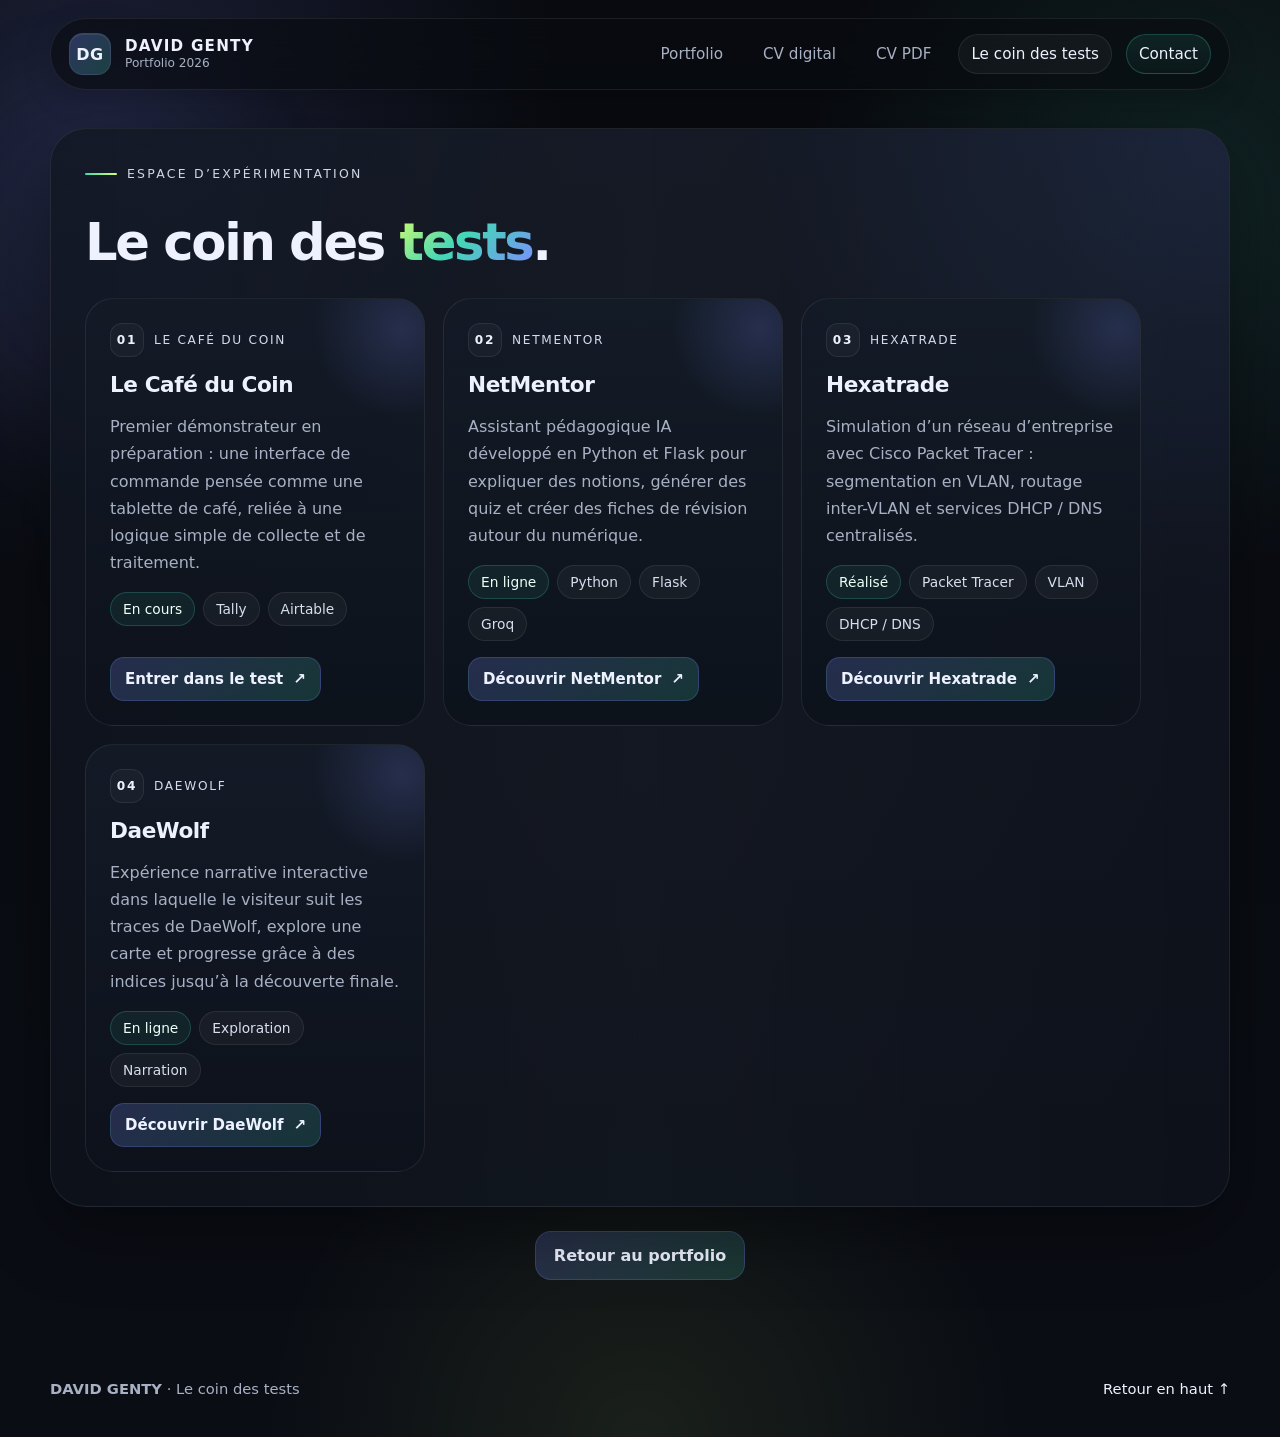
<file: le-coin-des-tests.html>
<!DOCTYPE html>
<html lang="fr">
<head>
  <meta charset="UTF-8" />
  <meta name="viewport" content="width=device-width, initial-scale=1.0" />
  <meta name="description" content="Le coin des tests — démonstrateurs et expérimentations de David Genty." />
  <meta name="theme-color" content="#090b10" />
  <title>Le coin des tests — David Genty</title>
  <style>
    :root{
      --bg:#090b10;
      --bg-2:#0f131b;
      --panel:#121824;
      --panel-2:#171f2e;
      --line:rgba(255,255,255,.08);
      --line-2:rgba(124,140,255,.24);
      --text:#eef2ff;
      --muted:#a8b1c4;
      --green:#44d7b6;
      --lime:#d6ff6b;
      --violet:#7c8cff;
      --shadow:0 24px 70px rgba(0,0,0,.35);
      --radius:28px;
      --radius-sm:18px;
      --max:1180px;
    }

    *{box-sizing:border-box}
    html{scroll-behavior:smooth}
    body{
      margin:0;
      font-family: Inter, ui-sans-serif, system-ui, -apple-system, Segoe UI, Roboto, Helvetica, Arial, sans-serif;
      color:var(--text);
      background:
        radial-gradient(circle at 8% 8%, rgba(124,140,255,.16), transparent 26%),
        radial-gradient(circle at 92% 14%, rgba(68,215,182,.12), transparent 22%),
        radial-gradient(circle at 50% 100%, rgba(214,255,107,.08), transparent 24%),
        linear-gradient(180deg, #090b10 0%, #0a0d14 100%);
      min-height:100vh;
      overflow-x:hidden;
    }

    .ambient,
    .ambient:before,
    .ambient:after{
      pointer-events:none;
      position:fixed;
      inset:auto;
      border-radius:999px;
      filter:blur(50px);
      opacity:.28;
      z-index:-2;
    }
    .ambient{
      width:360px;height:360px;
      top:8%;left:-80px;
      background:rgba(124,140,255,.22);
    }
    .ambient:before{
      content:"";
      width:280px;height:280px;
      top:360px;right:-60px;
      background:rgba(68,215,182,.18);
      position:fixed;
    }
    .ambient:after{
      content:"";
      width:320px;height:320px;
      bottom:-90px;left:28%;
      background:rgba(214,255,107,.10);
      position:fixed;
    }

    .noise{
      position:fixed; inset:0; z-index:-1; pointer-events:none; opacity:.08;
      background-image:
        linear-gradient(rgba(255,255,255,.05) 1px, transparent 1px),
        linear-gradient(90deg, rgba(255,255,255,.05) 1px, transparent 1px);
      background-size: 34px 34px;
      mask-image: radial-gradient(circle at center, black 55%, transparent 100%);
    }

    .site-header{
      width:min(calc(100% - 32px), var(--max));
      margin:18px auto 0;
      padding:14px 18px;
      border:1px solid var(--line);
      background:rgba(8,11,17,.64);
      backdrop-filter: blur(16px);
      border-radius:999px;
      display:flex;
      align-items:center;
      justify-content:space-between;
      gap:24px;
      position:sticky;
      top:14px;
      z-index:50;
      box-shadow:0 10px 30px rgba(0,0,0,.18);
    }

    .brand{
      display:flex; align-items:center; gap:14px; text-decoration:none; color:var(--text);
      min-width:0;
    }
    .brand-mark{
      width:42px;height:42px;border-radius:14px;
      display:grid;place-items:center;
      background:linear-gradient(135deg, rgba(124,140,255,.30), rgba(68,215,182,.24));
      border:1px solid rgba(255,255,255,.08);
      font-weight:800; letter-spacing:.04em;
      box-shadow: inset 0 1px 0 rgba(255,255,255,.08);
    }
    .brand-copy{display:flex;flex-direction:column;gap:2px;line-height:1.05}
    .brand-copy strong{font-size:.95rem; letter-spacing:.08em}
    .brand-copy small{font-size:.76rem;color:var(--muted)}

    .main-nav{
      display:flex; align-items:center; gap:14px; flex-wrap:wrap; justify-content:flex-end;
    }
    .main-nav a{
      text-decoration:none; color:var(--muted); font-size:.95rem;
      padding:10px 12px; border-radius:999px; transition:.2s ease;
      border:1px solid transparent;
    }
    .main-nav a:hover,
    .main-nav a.active{
      color:var(--text);
      background:rgba(255,255,255,.04);
      border-color:var(--line);
    }
    .main-nav .nav-cta{
      color:var(--text);
      border-color:rgba(68,215,182,.25);
      background:linear-gradient(180deg, rgba(68,215,182,.10), rgba(68,215,182,.04));
    }

    .nav-toggle{
      display:none;
      width:44px;height:44px;border-radius:14px;
      border:1px solid var(--line);
      background:rgba(255,255,255,.03);
      align-items:center;justify-content:center;flex-direction:column;gap:5px;
    }
    .nav-toggle span{
      width:18px;height:2px;background:var(--text);display:block;border-radius:999px;
    }

    .page-shell{
      width:min(calc(100% - 32px), var(--max));
      margin:38px auto 100px;
    }

    .section-shell{
      position:relative;
      border:1px solid var(--line);
      background:linear-gradient(180deg, rgba(18,24,36,.86), rgba(13,18,27,.88));
      box-shadow:var(--shadow);
      border-radius:36px;
      overflow:hidden;
      margin-top:30px;
    }
    .section-shell:before{
      content:"";
      position:absolute; inset:0;
      background:
        linear-gradient(90deg, transparent, rgba(255,255,255,.02), transparent),
        radial-gradient(circle at top right, rgba(124,140,255,.10), transparent 30%);
      pointer-events:none;
    }
    .section-inner{
      position:relative;
      z-index:1;
      padding:34px;
    }

    .eyebrow{
      margin:0 0 12px; color:#cfd6e4; font-size:.78rem; text-transform:uppercase; letter-spacing:.18em;
      display:flex; align-items:center; gap:10px;
    }
    .eyebrow span{
      width:32px;height:2px;border-radius:999px;background:linear-gradient(90deg, var(--green), var(--lime));
      display:inline-block;
    }
    h1,h2,h3{margin:0}
    h1{
      font-size:clamp(2.4rem,4vw,3.25rem);
      line-height:1.02;
      letter-spacing:-.045em;
      white-space:nowrap;
    }
    h1 em{
      font-style:normal;
      background:linear-gradient(135deg, #d6ff6b 0%, #44d7b6 45%, #7c8cff 100%);
      -webkit-background-clip:text;background-clip:text;color:transparent;
    }
    h2{
      font-size: clamp(1.8rem, 3vw, 3rem);
      line-height:1.05;
      letter-spacing:-.03em;
    }
    h3{
      font-size: clamp(1.12rem, 1.8vw, 1.35rem);
      line-height:1.1;
      letter-spacing:-.02em;
    }
    p{margin:0;color:var(--muted);line-height:1.7}

    .hero{
      display:grid; grid-template-columns: 1.05fr .95fr; gap:28px;
      align-items:stretch;
      padding:34px;
    }

    .hero-copy{
      display:flex; flex-direction:column; gap:20px; justify-content:center;
    }
    .hero-copy .lead{
      max-width:58ch;
      font-size:1.04rem;
    }
    .hero-actions{
      display:flex; gap:14px; flex-wrap:wrap; margin-top:6px;
    }
    .button{
      display:inline-flex; align-items:center; gap:10px;
      text-decoration:none; color:var(--text);
      padding:14px 18px; border-radius:16px;
      border:1px solid var(--line);
      transition:.22s ease;
      font-weight:600;
    }
    .button:hover{transform:translateY(-1px); border-color:rgba(255,255,255,.16)}
    .button-primary{
      background:linear-gradient(135deg, rgba(124,140,255,.22), rgba(68,215,182,.18));
      border-color:rgba(124,140,255,.22);
    }
    .button-ghost{background:rgba(255,255,255,.03)}

    .status-row{
      display:flex; flex-wrap:wrap; gap:10px 14px; margin-top:4px;
    }
    .chip{
      padding:10px 14px; border-radius:999px;
      border:1px solid var(--line);
      background:rgba(255,255,255,.03);
      color:#d3daeb;
      font-size:.92rem;
      display:inline-flex; align-items:center; gap:8px;
    }
    .chip i{
      width:8px;height:8px;border-radius:999px;background:var(--green);display:inline-block;
      box-shadow:0 0 0 6px rgba(68,215,182,.12);
    }

    .lab-hero{
      position:relative;
      min-height:560px;
      border:1px solid var(--line);
      border-radius:30px;
      background:
        radial-gradient(circle at top left, rgba(124,140,255,.14), transparent 28%),
        radial-gradient(circle at bottom right, rgba(68,215,182,.12), transparent 24%),
        linear-gradient(180deg, rgba(15,19,27,.92), rgba(11,15,22,.95));
      overflow:hidden;
    }
    .lab-hero .topline{
      display:flex; justify-content:space-between; align-items:center;
      padding:18px 22px; border-bottom:1px solid var(--line);
      color:var(--muted); font-size:.84rem; letter-spacing:.08em; text-transform:uppercase;
    }
    .lab-hero .topline .live{
      display:inline-flex; align-items:center; gap:8px;
      padding:8px 12px; border-radius:999px;
      background:rgba(255,255,255,.04); border:1px solid var(--line);
    }
    .lab-hero .topline .live i{
      width:8px;height:8px;background:var(--lime);border-radius:999px;display:inline-block;
      box-shadow:0 0 0 6px rgba(214,255,107,.12);
    }

    .bench-grid{
      position:relative;
      min-height:500px;
      padding:24px;
    }
    .bench-grid:before{
      content:"";
      position:absolute; inset:24px;
      border:1px dashed rgba(255,255,255,.06);
      border-radius:24px;
      pointer-events:none;
    }

    .lab-card{
      position:absolute;
      width:190px;
      min-height:134px;
      padding:18px;
      border-radius:22px;
      background:linear-gradient(180deg, rgba(20,27,39,.96), rgba(16,21,31,.92));
      border:1px solid rgba(255,255,255,.08);
      box-shadow:0 18px 40px rgba(0,0,0,.26);
      display:flex; flex-direction:column; gap:10px;
    }
    .lab-card .mini{
      font-size:.76rem; text-transform:uppercase; letter-spacing:.16em; color:#d2d9ea;
      display:flex; align-items:center; gap:8px;
    }
    .lab-card .mini:before{
      content:""; width:8px; height:8px; border-radius:999px; background:var(--green); display:inline-block;
      box-shadow:0 0 0 6px rgba(68,215,182,.10);
    }
    .lab-card strong{font-size:1.05rem; line-height:1.15}
    .lab-card p{font-size:.94rem; line-height:1.55}
    .lab-card small{
      color:#d1d8e7;
      display:inline-flex; align-items:center; gap:7px;
      opacity:.9;
    }

    .card-main{top:38px; left:32px; width:215px; transform:rotate(-3deg)}
    .card-notes{top:76px; right:42px; width:220px; transform:rotate(4deg)}
    .card-stack{top:204px; left:150px; width:220px; transform:rotate(2deg)}
    .card-wire{top:232px; right:142px; width:210px; transform:rotate(-2deg)}
    .card-postit{
      left:42px; bottom:42px; width:178px; min-height:118px;
      background:linear-gradient(180deg, rgba(214,255,107,.16), rgba(214,255,107,.09));
      transform:rotate(-2.5deg);
    }
    .card-postit .mini:before{background:var(--lime); box-shadow:0 0 0 6px rgba(214,255,107,.10)}
    .card-postit p{color:#ebf3c9}
    .card-test{right:32px; bottom:34px; width:245px; transform:rotate(3deg)}

    .bench-line{
      position:absolute; inset:0; pointer-events:none; overflow:visible;
    }
    .bench-line path{
      fill:none;
      stroke:rgba(68,215,182,.48);
      stroke-width:2;
      stroke-dasharray:8 10;
      stroke-linecap:round;
      animation:dash 1.15s linear infinite;
    }
    .bench-line .alt{stroke:rgba(124,140,255,.45)}
    .bench-dot{
      fill:var(--lime);
      filter: drop-shadow(0 0 10px rgba(214,255,107,.55));
    }

    @keyframes dash { to { stroke-dashoffset:-36; } }

    .section-heading{display:flex; flex-direction:column; gap:12px; margin-bottom:24px}
    .section-heading.compact{margin-bottom:18px}

    .about-grid{
      display:grid; grid-template-columns: 1.05fr .95fr; gap:24px;
    }
    .note-stack{
      display:grid; gap:16px;
    }
    .note{
      border:1px solid var(--line);
      border-radius:24px;
      background:linear-gradient(180deg, rgba(18,24,36,.96), rgba(15,20,31,.92));
      padding:22px;
      position:relative;
      overflow:hidden;
    }
    .note:before{
      content:"";
      position:absolute; width:120px; height:120px; right:-28px; top:-28px;
      background:radial-gradient(circle, rgba(124,140,255,.18), transparent 70%);
      border-radius:999px;
    }
    .note.highlight:before{background:radial-gradient(circle, rgba(68,215,182,.18), transparent 70%)}
    .note ul{margin:14px 0 0; padding-left:18px; color:var(--muted)}
    .note li{margin:8px 0; line-height:1.55}

    .mess-board{
      border:1px solid var(--line);
      border-radius:30px;
      background:linear-gradient(180deg, rgba(12,17,25,.94), rgba(10,14,22,.95));
      padding:22px;
      position:relative;
      overflow:hidden;
      min-height:100%;
    }
    .mess-board:before{
      content:"";
      position:absolute; inset:18px;
      border-radius:22px;
      border:1px dashed rgba(255,255,255,.06);
      pointer-events:none;
    }
    .mess-board .tag{
      display:inline-flex; padding:8px 12px; border-radius:999px;
      border:1px solid var(--line); background:rgba(255,255,255,.04);
      color:#d4dced; font-size:.8rem; text-transform:uppercase; letter-spacing:.12em;
      margin:0 8px 10px 0;
    }
    .mess-board .scribble{
      position:absolute; border:1px solid rgba(255,255,255,.08);
      background:rgba(255,255,255,.03); color:#eef2ff; border-radius:18px;
      padding:16px 18px; max-width:220px; box-shadow:0 16px 34px rgba(0,0,0,.22);
    }
    .s1{top:92px; right:28px; transform:rotate(5deg)}
    .s2{bottom:32px; left:34px; transform:rotate(-4deg)}
    .s3{bottom:62px; right:52px; transform:rotate(3deg)}
    .scribble strong{display:block; margin-bottom:8px; font-size:.96rem}
    .scribble p{font-size:.92rem; line-height:1.5}

    .stations{
      display:grid; grid-template-columns: repeat(3, minmax(0,1fr)); gap:18px;
    }
    .station{
      border:1px solid var(--line);
      border-radius:28px;
      background:linear-gradient(180deg, rgba(20,27,39,.96), rgba(13,18,27,.95));
      padding:24px;
      display:flex; flex-direction:column; gap:16px;
      position:relative;
      overflow:hidden;
      min-height:100%;
    }
    .station:before{
      content:"";
      position:absolute; inset:auto -20% 72% auto;
      width:180px; height:180px; border-radius:999px;
      background:radial-gradient(circle, rgba(124,140,255,.18), transparent 70%);
      pointer-events:none;
    }
    .station .kicker{
      display:flex; align-items:center; gap:10px; flex-wrap:wrap;
      font-size:.76rem; color:#d3dced; text-transform:uppercase; letter-spacing:.14em;
    }
    .station .kicker .index{
      width:34px;height:34px;border-radius:12px; display:grid; place-items:center;
      border:1px solid rgba(255,255,255,.08);
      background:rgba(255,255,255,.03);
      font-weight:700; color:var(--text);
    }
    .station .meta{
      display:flex; gap:8px; flex-wrap:wrap;
    }
    .pill{
      padding:8px 12px; border-radius:999px;
      border:1px solid var(--line);
      background:rgba(255,255,255,.04);
      color:#d7deed; font-size:.86rem;
    }
    .pill.active{background:rgba(68,215,182,.08); border-color:rgba(68,215,182,.22); color:#effff8}
    .pill.pending{background:rgba(124,140,255,.08); border-color:rgba(124,140,255,.22)}
    .station .actions{
      display:flex; gap:10px; flex-wrap:wrap; margin-top:auto;
    }
    .button.small{
      padding:12px 14px; border-radius:14px; font-size:.94rem;
    }

    .lab-notebook{
      display:grid; grid-template-columns: .92fr 1.08fr; gap:20px;
    }
    .blueprint{
      border:1px solid var(--line);
      border-radius:28px;
      background:
        linear-gradient(rgba(255,255,255,.045) 1px, transparent 1px),
        linear-gradient(90deg, rgba(255,255,255,.045) 1px, transparent 1px),
        linear-gradient(180deg, rgba(18,24,36,.95), rgba(11,16,25,.96));
      background-size: 28px 28px, 28px 28px, auto;
      padding:26px;
      position:relative;
      overflow:hidden;
    }
    .blueprint .flow{
      display:grid; gap:16px; margin-top:18px;
    }
    .flow-row{
      display:grid; grid-template-columns: 1fr 36px 1fr; gap:12px; align-items:center;
    }
    .flow-box{
      border:1px solid rgba(255,255,255,.08);
      border-radius:18px; background:rgba(255,255,255,.04);
      padding:16px;
    }
    .flow-arrow{
      width:36px;height:36px;border-radius:999px; display:grid; place-items:center;
      color:#e9f8f5;
      background:linear-gradient(135deg, rgba(68,215,182,.24), rgba(124,140,255,.20));
      border:1px solid rgba(255,255,255,.08);
    }

    .checklist{
      border:1px solid var(--line);
      border-radius:28px;
      background:linear-gradient(180deg, rgba(18,24,36,.95), rgba(14,18,28,.95));
      padding:24px;
    }
    .check-grid{
      display:grid; gap:12px; margin-top:18px;
    }
    .check{
      display:flex; gap:14px; align-items:flex-start;
      border:1px solid rgba(255,255,255,.06);
      background:rgba(255,255,255,.03);
      padding:14px 16px; border-radius:18px;
    }
    .check i{
      width:22px;height:22px;border-radius:999px;border:1px solid rgba(68,215,182,.30);
      background:rgba(68,215,182,.08); flex:0 0 22px; margin-top:2px; position:relative;
    }
    .check i:after{
      content:""; position:absolute; inset:5px; border-radius:999px; background:var(--green);
      box-shadow:0 0 0 6px rgba(68,215,182,.10);
    }
    .check strong{display:block; margin-bottom:4px; font-size:.98rem}
    .check p{font-size:.93rem}

    .contact-panel{
      display:grid; grid-template-columns: 1fr auto; gap:20px; align-items:center;
    }
    .contact-links{
      display:flex; gap:12px; flex-wrap:wrap; justify-content:flex-end;
    }

    footer{
      width:min(calc(100% - 32px), var(--max));
      margin:0 auto 40px;
      color:var(--muted);
      display:flex; justify-content:space-between; gap:20px; align-items:center;
      font-size:.92rem;
    }
    footer a{color:var(--text); text-decoration:none}

    @media (max-width: 1080px){
      .hero,
      .about-grid,
      .lab-notebook{
        grid-template-columns:1fr;
      }
      .stations{
        grid-template-columns:repeat(2, minmax(0,1fr));
      }
    }

    @media (max-width: 820px){
      .site-header{
        border-radius:26px;
        padding:14px;
        align-items:flex-start;
      }
      .nav-toggle{display:flex}
      .main-nav{
        display:none;
        width:100%;
        padding-top:12px;
        flex-direction:column; align-items:stretch;
      }
      .main-nav.open{display:flex}
      .main-nav a{width:100%; text-align:center}

      .hero{padding:22px}
      .section-inner{padding:24px}
      .lab-hero{min-height:760px}
      .card-main{top:28px; left:20px}
      .card-notes{top:54px; right:18px}
      .card-stack{top:226px; left:36px}
      .card-wire{top:288px; right:28px}
      .card-postit{left:24px; bottom:162px}
      .card-test{right:22px; bottom:36px}
      .stations{grid-template-columns:1fr}
      .contact-panel{grid-template-columns:1fr}
      .contact-links{justify-content:flex-start}
      footer{flex-direction:column; align-items:flex-start}
    }

    @media (max-width: 620px){
      .page-shell{width:min(calc(100% - 20px), var(--max)); margin-top:22px}
      .site-header{width:min(calc(100% - 20px), var(--max)); top:10px}
      .brand-copy strong{font-size:.86rem}
      h1{font-size:clamp(2.55rem,14vw,3.45rem);white-space:normal}
      .hero{padding:18px}
      .hero-copy{gap:16px}
      .section-inner{padding:20px}
      .lab-hero{min-height:1000px}
      .bench-grid{padding:18px}
      .lab-card{
        position:relative !important;
        left:auto !important; right:auto !important; top:auto !important; bottom:auto !important;
        width:100% !important;
        transform:none !important;
        margin-bottom:14px;
      }
      .bench-line{display:none}
      .mess-board{padding-bottom:270px}
      .scribble{max-width:calc(100% - 36px)}
      .s1{top:110px; right:18px}
      .s2{bottom:112px; left:18px}
      .s3{bottom:24px; right:18px}
      .flow-row{grid-template-columns:1fr; gap:10px}
      .flow-arrow{justify-self:center; transform:rotate(90deg)}
      .hero-actions, .contact-links{width:100%}
      .button{width:100%; justify-content:center}
      .status-row{gap:10px}
      .chip{width:100%; justify-content:center}
    }

    
    /* Ajustements ciblés pour la version simplifiée du Coin des tests */
    .hero-copy .lead { max-width: 65ch; }

    .card-main{top:34px; left:28px; width:215px; transform:rotate(-3deg)}
    .card-notes{top:54px; right:30px; width:215px; transform:rotate(3deg)}
    .card-stack{top:222px; left:86px; width:220px; transform:rotate(1.5deg)}
    .card-wire{top:234px; right:92px; width:220px; transform:rotate(-1.8deg)}
    .card-postit{left:36px; bottom:34px; width:184px; min-height:118px; transform:rotate(-2deg)}
    .card-test{right:26px; bottom:26px; width:236px; transform:rotate(2.5deg)}

    @media (max-width: 1080px){
      .stations{grid-template-columns:repeat(3, minmax(0,1fr)) !important;}
    }

    @media (max-width: 900px){
      .stations{grid-template-columns:1fr !important;}
      .lab-hero{min-height:840px}
      .card-main{top:26px; left:18px}
      .card-notes{top:52px; right:18px}
      .card-stack{top:240px; left:28px}
      .card-wire{top:294px; right:20px}
      .card-postit{left:20px; bottom:152px}
      .card-test{right:18px; bottom:24px}
    }

    @media (prefers-reduced-motion: reduce){
      *{scroll-behavior:auto}
      .bench-line path{animation:none}
      .bench-dot{display:none}
    }
  
    /* Répartition finale de l'atelier : cartes plus petites, dispersées et sans chevauchement. */
    .lab-hero {
      min-height: 610px;
    }

    .bench-grid {
      min-height: 550px;
    }

    .lab-card {
      width: 172px;
      min-height: 118px;
      padding: 15px 16px;
      gap: 8px;
    }

    .lab-card strong {
      font-size: .98rem;
    }

    .lab-card p {
      font-size: .86rem;
      line-height: 1.45;
    }

    .lab-card small {
      font-size: .76rem;
      line-height: 1.35;
    }

    .card-main {
      top: 34px;
      left: 34px;
      width: 180px;
      transform: rotate(-3deg);
    }

    .card-notes {
      top: 38px;
      right: 38px;
      width: 184px;
      transform: rotate(3deg);
    }

    .card-stack {
      top: 205px;
      left: 245px;
      width: 186px;
      transform: rotate(2deg);
    }

    .card-wire {
      top: 215px;
      right: 38px;
      width: 185px;
      transform: rotate(-2deg);
    }

    .card-postit {
      left: 52px;
      bottom: 38px;
      width: 174px;
      min-height: 108px;
      transform: rotate(-2.5deg);
    }

    .card-test {
      right: 230px;
      bottom: 34px;
      width: 190px;
      transform: rotate(2.5deg);
    }

    @media (max-width: 1000px) and (min-width: 621px) {
      .lab-hero {
        min-height: 790px;
      }

      .bench-grid {
        min-height: 730px;
      }

      .card-main {
        top: 28px;
        left: 28px;
      }

      .card-notes {
        top: 34px;
        right: 28px;
      }

      .card-stack {
        top: 230px;
        left: 34px;
      }

      .card-wire {
        top: 236px;
        right: 34px;
      }

      .card-postit {
        left: 70px;
        bottom: 34px;
      }

      .card-test {
        right: 70px;
        bottom: 30px;
      }
    }

    @media (max-width: 620px) {
      .lab-hero {
        min-height: auto;
      }

      .bench-grid {
        min-height: 0;
      }

      .lab-card {
        width: 100% !important;
        min-height: 0;
        padding: 16px;
      }
    }

  
    /* Correction ciblée : séparer Notes et Workflow, et contenir les pointillés. */
    .card-notes {
      top: 34px;
      right: 34px;
      width: 180px;
      transform: rotate(3deg);
    }

    .card-wire {
      top: 255px;
      right: 34px;
      width: 182px;
      transform: rotate(-2deg);
    }

    .bench-line {
      inset: 24px;
      width: calc(100% - 48px);
      height: calc(100% - 48px);
      overflow: hidden;
    }

    .bench-line path,
    .bench-line circle {
      vector-effect: non-scaling-stroke;
    }

    @media (max-width: 1000px) and (min-width: 621px) {
      .card-notes {
        top: 32px;
        right: 26px;
      }

      .card-wire {
        top: 278px;
        right: 26px;
      }

      .bench-line {
        inset: 20px;
        width: calc(100% - 40px);
        height: calc(100% - 40px);
      }
    }

  
    /* Ajustements finaux ciblés des post-it de l'atelier. */
    .card-test {
      top: 228px;
      right: 238px;
      bottom: auto;
      width: 184px;
      transform: rotate(2.5deg);
    }

    .card-wire {
      top: 282px;
      right: 30px;
      width: 168px;
      min-height: 104px;
      padding: 13px 14px;
      transform: rotate(-2deg);
    }

    .card-wire strong {
      font-size: .92rem;
    }

    .card-wire p {
      font-size: .81rem;
      line-height: 1.38;
    }

    @media (max-width: 1000px) and (min-width: 621px) {
      .card-test {
        top: 520px;
        right: 48px;
        bottom: auto;
      }

      .card-wire {
        top: 306px;
        right: 22px;
        width: 166px;
      }
    }

    @media (max-width: 620px) {
      .card-test,
      .card-wire {
        top: auto !important;
        right: auto !important;
        bottom: auto !important;
        width: 100% !important;
      }
    }

  
    /* Effet volontaire : deux post-it retournés pour accentuer l'aspect test / atelier. */
    .card-postit {
      transform: rotate(178deg);
    }

    .card-wire {
      transform: rotate(182deg);
    }

  
    /* Présentation simplifiée des tests : petites cartes prêtes à s'aligner côte à côte */
    .tests-grid-simple{
      scroll-margin-top: 110px;
      display: grid;
      grid-template-columns: repeat(auto-fit, minmax(280px, 340px));
      gap: 18px;
      justify-content: start;
      margin-top: 30px;
    }

    .tests-grid-simple .station{
      width: 100%;
      max-width: 340px;
    }

  
    .portfolio-return{
      display:flex;
      justify-content:center;
      margin-top:24px;
    }

    @media (max-width:620px){
      .portfolio-return .button{
        width:100%;
        justify-content:center;
      }
    }

  </style>
</head>
<body>
  <div class="ambient" aria-hidden="true"></div>
  <div class="noise" aria-hidden="true"></div>

  <header class="site-header" id="top">
    <a class="brand" href="index.html" aria-label="Retour au portfolio de David Genty">
      <span class="brand-mark">DG</span>
      <span class="brand-copy">
        <strong>DAVID GENTY</strong>
        <small>Portfolio 2026</small>
      </span>
    </a>

    <button class="nav-toggle" type="button" aria-label="Ouvrir le menu" aria-expanded="false">
      <span></span><span></span><span></span>
    </button>

    <nav class="main-nav" aria-label="Navigation principale">
      <a href="index.html">Portfolio</a>
      <a href="cv.html">CV digital</a>
      <a href="cv-pdf.html">CV PDF</a>
      <a href="#stations" class="active">Le coin des tests</a>
      <a href="index.html#contact" class="nav-cta">Contact</a>
    </nav>
  </header>

  <main class="page-shell">
    
    <section class="section-shell">
      <div class="section-inner">
        <div class="hero-copy" style="max-width: 860px;">
          <p class="eyebrow"><span></span> Espace d’expérimentation</p>
          <h1>Le coin des <em>tests</em>.</h1>
        </div>

        <div class="stations tests-grid-simple" id="stations">
          <article class="station">
            <div class="kicker">
              <span class="index">01</span>
              <span>Le Café du Coin</span>
            </div>
            <h3>Le Café du Coin</h3>
            <p>
              Premier démonstrateur en préparation : une interface de commande pensée comme une tablette de café,
              reliée à une logique simple de collecte et de traitement.
            </p>
            <div class="meta">
              <span class="pill active">En cours</span>
              <span class="pill">Tally</span>
              <span class="pill">Airtable</span>
            </div>
            <div class="actions">
              <a class="button small button-primary" href="cafe-du-coin.html">Entrer dans le test <span>↗</span></a>
            </div>
          </article>

          <article class="station">
            <div class="kicker">
              <span class="index">02</span>
              <span>NetMentor</span>
            </div>
            <h3>NetMentor</h3>
            <p>
              Assistant pédagogique IA développé en Python et Flask pour expliquer des notions,
              générer des quiz et créer des fiches de révision autour du numérique.
            </p>
            <div class="meta">
              <span class="pill active">En ligne</span>
              <span class="pill">Python</span>
              <span class="pill">Flask</span>
              <span class="pill">Groq</span>
            </div>
            <div class="actions">
              <a class="button small button-primary" href="netmentor/index.html">Découvrir NetMentor <span>↗</span></a>
            </div>
          </article>

          <article class="station">
            <div class="kicker">
              <span class="index">03</span>
              <span>Hexatrade</span>
            </div>
            <h3>Hexatrade</h3>
            <p>
              Simulation d’un réseau d’entreprise avec Cisco Packet Tracer :
              segmentation en VLAN, routage inter-VLAN et services DHCP / DNS centralisés.
            </p>
            <div class="meta">
              <span class="pill active">Réalisé</span>
              <span class="pill">Packet Tracer</span>
              <span class="pill">VLAN</span>
              <span class="pill">DHCP / DNS</span>
            </div>
            <div class="actions">
              <a class="button small button-primary" href="hexatrade/index.html">Découvrir Hexatrade <span>↗</span></a>
            </div>
          </article>

          <article class="station">
            <div class="kicker">
              <span class="index">04</span>
              <span>DaeWolf</span>
            </div>
            <h3>DaeWolf</h3>
            <p>
              Expérience narrative interactive dans laquelle le visiteur suit les traces de DaeWolf,
              explore une carte et progresse grâce à des indices jusqu’à la découverte finale.
            </p>
            <div class="meta">
              <span class="pill active">En ligne</span>
              <span class="pill">Exploration</span>
              <span class="pill">Narration</span>
            </div>
            <div class="actions">
              <a class="button small button-primary" href="daewolf/index.html">Découvrir DaeWolf <span>↗</span></a>
            </div>
          </article>
        </div>
      </div>
    </section>

    <div class="portfolio-return">
      <a class="button button-primary" href="index.html">Retour au portfolio</a>
    </div>

  </main>

  <footer>
    <div><strong>DAVID GENTY</strong> · Le coin des tests</div>
    <a href="#top">Retour en haut ↑</a>
  </footer>

  <script>
    const toggle = document.querySelector('.nav-toggle');
    const nav = document.querySelector('.main-nav');

    toggle?.addEventListener('click', () => {
      const open = nav.classList.toggle('open');
      toggle.setAttribute('aria-expanded', open ? 'true' : 'false');
    });
  </script>
</body>
</html>
</file>
